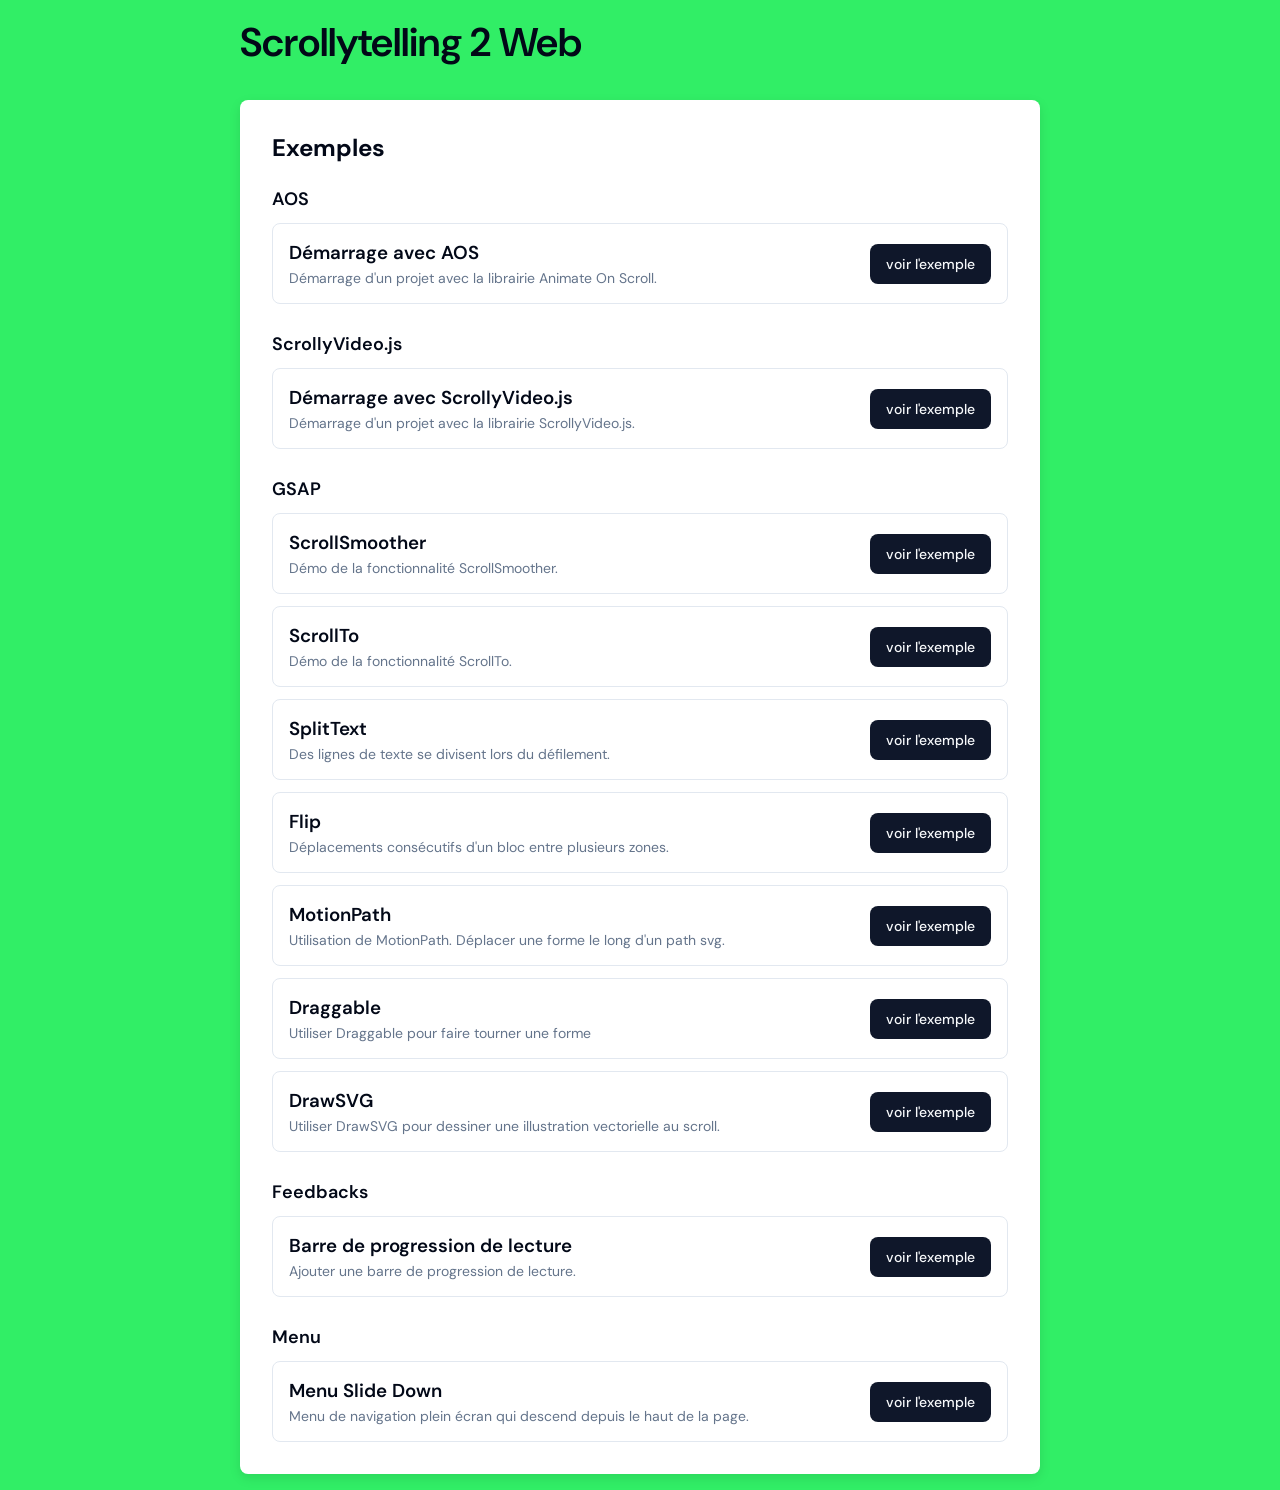
<file: index.html>
<!DOCTYPE html>
<html lang="fr">

    <head>
        <meta charset="UTF-8">
        <meta name="viewport" content="width=device-width, initial-scale=1.0">
        <link rel="icon" type="image/x-icon" href="favicon.ico">
        <title>Scrollytelling 2 Web</title>
        <style>
            @import url('https://fonts.googleapis.com/css2?family=DM+Sans:ital,opsz,wght@0,9..40,100..1000;1,9..40,100..1000&display=swap');

            /* Variables pour les couleurs inspirées de shadcn/ui */
            :root {
                --background: hsl(0, 0%, 100%);
                --foreground: hsl(222.2, 84%, 4.9%);
                --card: hsl(0, 0%, 100%);
                --card-foreground: hsl(222.2, 84%, 4.9%);
                --popover: hsl(0, 0%, 100%);
                --popover-foreground: hsl(222.2, 84%, 4.9%);
                --primary: hsl(222.2, 47.4%, 11.2%);
                --primary-foreground: hsl(210, 40%, 98%);
                /* --secondary: hsl(210, 40%, 96.1%);*/
                --secondary: hsl(155, 49%, 49%);
                --secondary-foreground: hsl(222.2, 47.4%, 11.2%);
                --muted: hsl(278, 40%, 96%);
                --muted-foreground: hsl(215.4, 16.3%, 46.9%);
                --accent: hsl(210, 40%, 96.1%);
                --accent-foreground: hsl(222.2, 47.4%, 11.2%);
                --destructive: hsl(0, 84.2%, 60.2%);
                --destructive-foreground: hsl(210, 40%, 98%);
                --border: hsl(214.3, 31.8%, 91.4%);
                --input: hsl(214.3, 31.8%, 91.4%);
                --ring: hsl(222.2, 84%, 4.9%);
                --radius: 0.5rem;
            }

            /* Styles globaux */
            * {
                margin: 0;
                padding: 0;
                box-sizing: border-box;
                font-family: "DM Sans", sans-serif;
                font-optical-sizing: auto;
            }

            body {
                color: var(--foreground);
                display: flex;
                flex-direction: column;
                justify-content: center;
                align-items: center;
                min-height: 100vh;
                padding: 1rem;
                background-color: #31ee66;

            }

            .page-header {
                width: 100%;
                max-width: 800px;
                margin-bottom: 2rem;
                display: flex;
                align-items: center;
                gap: 1rem;
            }

            .container {
                width: 100%;
                max-width: 800px;
                padding: 2rem;
                background-color: white;
                border-radius: var(--radius);
                box-shadow: 0 4px 12px rgba(0, 0, 0, 0.1);
            }

            h1 {
                font-size: 2.5rem;
                font-weight: 600;
                color: var(--foreground);
            }

            .list {
                display: flex;
                flex-direction: column;
                gap: 0.75rem;
            }

            .list-group-title {
                font-size: 1.125rem;
                font-weight: 600;
                margin-top: 1rem;
                color: var(--foreground);
            }

            .list-group-title:first-child {
                margin-top: 0;
            }

            .list-item {
                display: flex;
                align-items: center;
                padding: 1rem;
                border-radius: var(--radius);
                border: 1px solid var(--border);
                background-color: var(--card);
                transition: all 0.2s ease;
            }

            .list-item:hover {
                box-shadow: 0 4px 12px rgba(0, 0, 0, 0.05);
                transform: translateY(-2px);
            }

            .list-content {
                flex-grow: 1;
                margin-right: 1rem;
            }

            .list-title {
                font-weight: 600;
                margin-bottom: 0.25rem;
                color: var(--foreground);
            }

            .list-description {
                color: var(--muted-foreground);
                font-size: 0.875rem;
            }

            .button {
                display: inline-flex;
                align-items: center;
                justify-content: center;
                white-space: nowrap;
                border-radius: var(--radius);
                font-size: 0.875rem;
                font-weight: 500;
                height: 2.5rem;
                padding-left: 1rem;
                padding-right: 1rem;
                background-color: var(--primary);
                color: var(--primary-foreground);
                text-decoration: none;
                transition: all 0.2s ease;
                border: none;
                cursor: pointer;
            }

            .button:hover {
                opacity: 0.9;
                transform: translateY(-1px);
            }

            .button:active {
                transform: translateY(0);
            }

            .button-secondary {
                background-color: var(--secondary);
                color: var(--secondary-foreground);
            }

            /* Animation pour les nouveaux éléments */
            @keyframes fadeIn {
                from {
                    opacity: 0;
                    transform: translateY(10px);
                }

                to {
                    opacity: 1;
                    transform: translateY(0);
                }
            }

            .fade-in {
                animation: fadeIn 0.3s ease forwards;
            }
        </style>


    </head>

    <body>
        <div class="page-header">
            <h1>Scrollytelling 2 Web</h1>
        </div>

        <div class="container">
            <h2 style="margin-bottom: 1.5rem; font-size: 1.5rem;">Exemples</h2>
            <div class="list" id="list">
                <!-- Les éléments de liste seront ajoutés par JavaScript -->
            </div>
        </div>

        <script>
            // Données de la liste
            const listItems = [
                {
                    group: "AOS",
                    title: "Démarrage avec AOS",
                    description: "Démarrage d'un projet avec la librairie Animate On Scroll.",
                    link: "01/index.html"
                },
                {
                    group: "ScrollyVideo.js",
                    title: "Démarrage avec ScrollyVideo.js",
                    description: "Démarrage d'un projet avec la librairie ScrollyVideo.js.",
                    link: "02/index.html"
                },
                {
                    group: "GSAP",
                    title: "ScrollSmoother",
                    description: "Démo de la fonctionnalité ScrollSmoother.",
                    link: "03/index.html"
                },
                {
                    group: "GSAP",
                    title: "ScrollTo",
                    description: "Démo de la fonctionnalité ScrollTo.",
                    link: "04/index.html"
                },
                {
                    group: "GSAP",
                    title: "SplitText",
                    description: "Des lignes de texte se divisent lors du défilement.",
                    link: "05/index.html"
                },
                {
                    group: "GSAP",
                    title: "Flip",
                    description: "Déplacements consécutifs d'un bloc entre plusieurs zones.",
                    link: "06/index.html"
                },
                {
                    group: "GSAP",
                    title: "MotionPath",
                    description: "Utilisation de MotionPath. Déplacer une forme le long d'un path svg.",
                    link: "07/index.html"
                },
                {
                    group: "GSAP",
                    title: "Draggable",
                    description: "Utiliser Draggable pour faire tourner une forme",
                    link: "08/index.html"
                },
                {
                    group: "GSAP",
                    title: "DrawSVG",
                    description: "Utiliser DrawSVG pour dessiner une illustration vectorielle au scroll.",
                    link: "10/index.html"
                },
                {
                    group: "Feedbacks",
                    title: "Barre de progression de lecture",
                    description: "Ajouter une barre de progression de lecture.",
                    link: "09/index.html"
                },
                {
                    group: "Menu",
                    title: "Menu Slide Down",
                    description: "Menu de navigation plein écran qui descend depuis le haut de la page.",
                    link: "11/index.html"
                }
            ];

            // Fonction pour créer un élément de liste
            function createListItem(item, index) {
                const listItem = document.createElement('div');
                listItem.className = 'list-item fade-in';
                listItem.style.animationDelay = `${index * 0.1}s`;

                const content = document.createElement('div');
                content.className = 'list-content';

                const title = document.createElement('h3');
                title.className = 'list-title';
                title.textContent = item.title;

                const description = document.createElement('p');
                description.className = 'list-description';
                description.textContent = item.description;

                const button = document.createElement('a');
                button.className = 'button';
                button.href = item.link;
                button.textContent = 'voir l\'exemple';

                content.appendChild(title);
                content.appendChild(description);
                listItem.appendChild(content);
                listItem.appendChild(button);

                return listItem;
            }

            // Fonction pour ajouter les éléments à la liste
            function renderList() {
                const listContainer = document.getElementById('list');
                listContainer.innerHTML = '';

                let currentGroup = null;

                listItems.forEach((item, index) => {
                    // Titre de groupe quand on change de librairie
                    if (item.group !== currentGroup) {
                        currentGroup = item.group;
                        const groupTitle = document.createElement('h3');
                        groupTitle.className = 'list-group-title';
                        groupTitle.textContent = item.group;
                        listContainer.appendChild(groupTitle);
                    }

                    const listItemElement = createListItem(item, index);
                    listContainer.appendChild(listItemElement);
                });
            }

            // Initialisation de la liste
            document.addEventListener('DOMContentLoaded', () => {
                renderList();

                // Ajout d'un événement au bouton du header (si besoin d'actions supplémentaires)
                document.getElementById('header-button').addEventListener('click', function () {
                    // Déjà géré par l'attribut onclick="playNote()"
                });
            });

            // Fonction pour ajouter un nouvel élément (exemple d'utilisation)
            function addItem(group, title, description, link) {
                listItems.push({ group, title, description, link });
                renderList();
            }
        </script>
    </body>

</html>
</file>
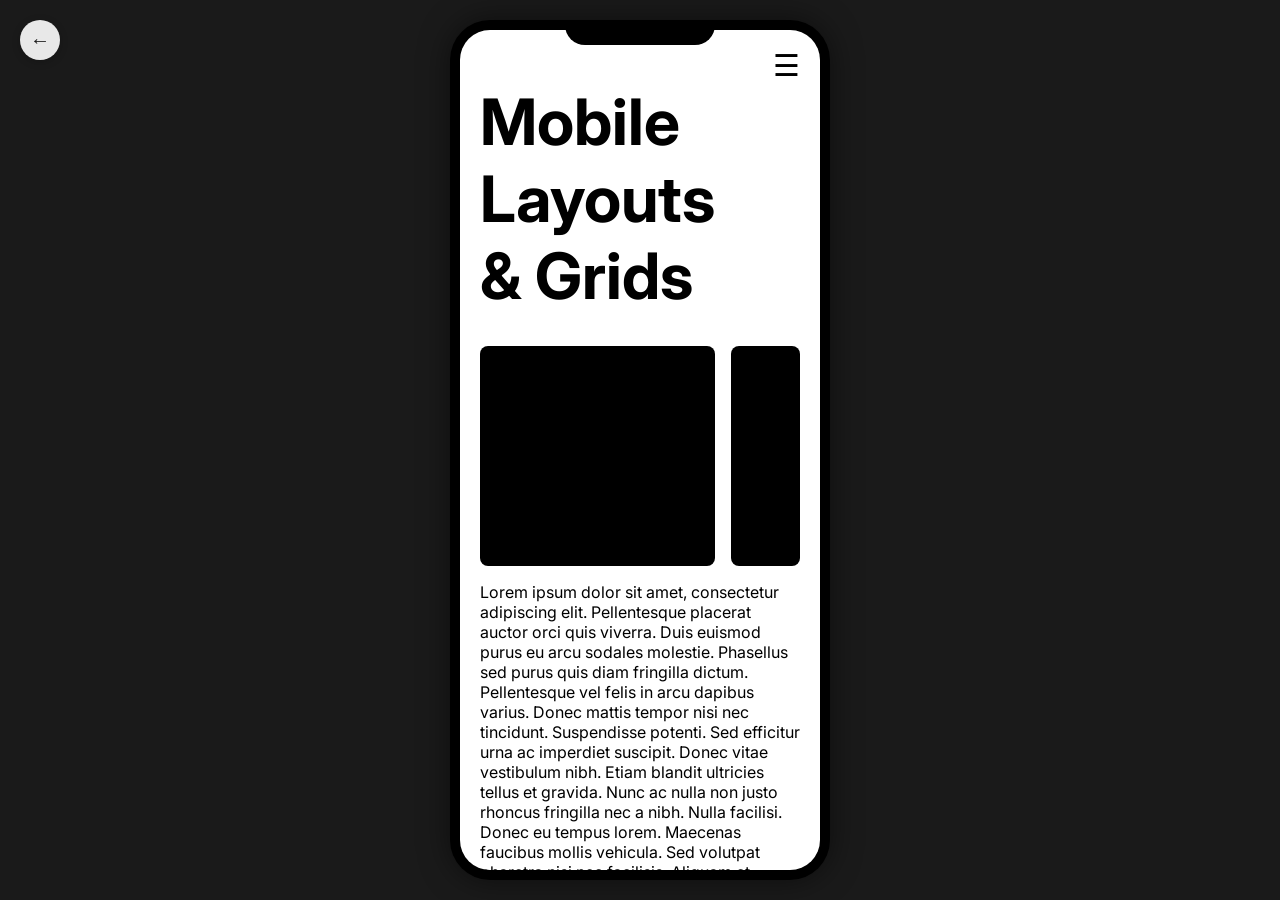
<file: 11/index.html>
<!DOCTYPE html>
<html lang="fr">

    <head>
        <meta charset="UTF-8">
        <meta name="viewport" content="width=device-width, initial-scale=1.0">
        <title>Menu Slide Down</title>

        <style>
            /* Styles uniquement pour le conteneur phone */
            * {
                box-sizing: border-box;
            }

            html,
            body {
                margin: 0;
                padding: 0;
                height: 100%;
                overflow: hidden;
            }

            body {
                padding: 20px;
                background-color: #1a1a1a;
                display: flex;
                justify-content: center;
                align-items: center;
            }

            .phone-container {
                width: 380px;
                max-width: 100%;
                height: calc(100vh - 40px);
                max-height: calc(100vh - 40px);
                background-color: #000;
                border-radius: 40px;
                padding: 10px;
                box-shadow: 0 0 30px rgba(0, 0, 0, 0.5);
                position: relative;
                display: flex;
                flex-direction: column;
            }

            .phone-screen {
                width: 100%;
                flex: 1;
                background-color: #fff;
                border-radius: 30px;
                overflow: hidden;
                position: relative;
                min-height: 0;
            }

            /* Iframe qui charge le contenu */
            .phone-viewport {
                width: 100%;
                height: 100%;
                border: none;
                display: block;
            }

            /* Notch */
            .phone-container::before {
                content: '';
                position: absolute;
                top: 0;
                left: 50%;
                transform: translateX(-50%);
                width: 150px;
                height: 25px;
                background-color: #000;
                border-radius: 0 0 20px 20px;
                z-index: 10;
            }

            /* Icône retour */
            .back-link {
                position: fixed;
                top: 20px;
                left: 20px;
                z-index: 1000;
                width: 40px;
                height: 40px;
                background-color: rgba(255, 255, 255, 0.9);
                border-radius: 50%;
                display: flex;
                align-items: center;
                justify-content: center;
                text-decoration: none;
                color: #1a1a1a;
                font-size: 20px;
                line-height: 1;
                box-shadow: 0 2px 8px rgba(0, 0, 0, 0.2);
                transition: all 0.2s ease;
            }

            .back-link::before {
                content: '←';
                display: block;
                line-height: 1;
            }

            .back-link:hover {
                background-color: rgba(255, 255, 255, 1);
                transform: scale(1.1);
                box-shadow: 0 4px 12px rgba(0, 0, 0, 0.3);
            }
        </style>

    </head>

    <body>

        <a href="../index.html" class="back-link" title="Retour à l'index"></a>

        <div class="phone-container">
            <div class="phone-screen">
                <iframe class="phone-viewport" src="content.html" scrolling="yes" allowfullscreen>
                </iframe>
            </div>
        </div>

    </body>

</html>
</file>
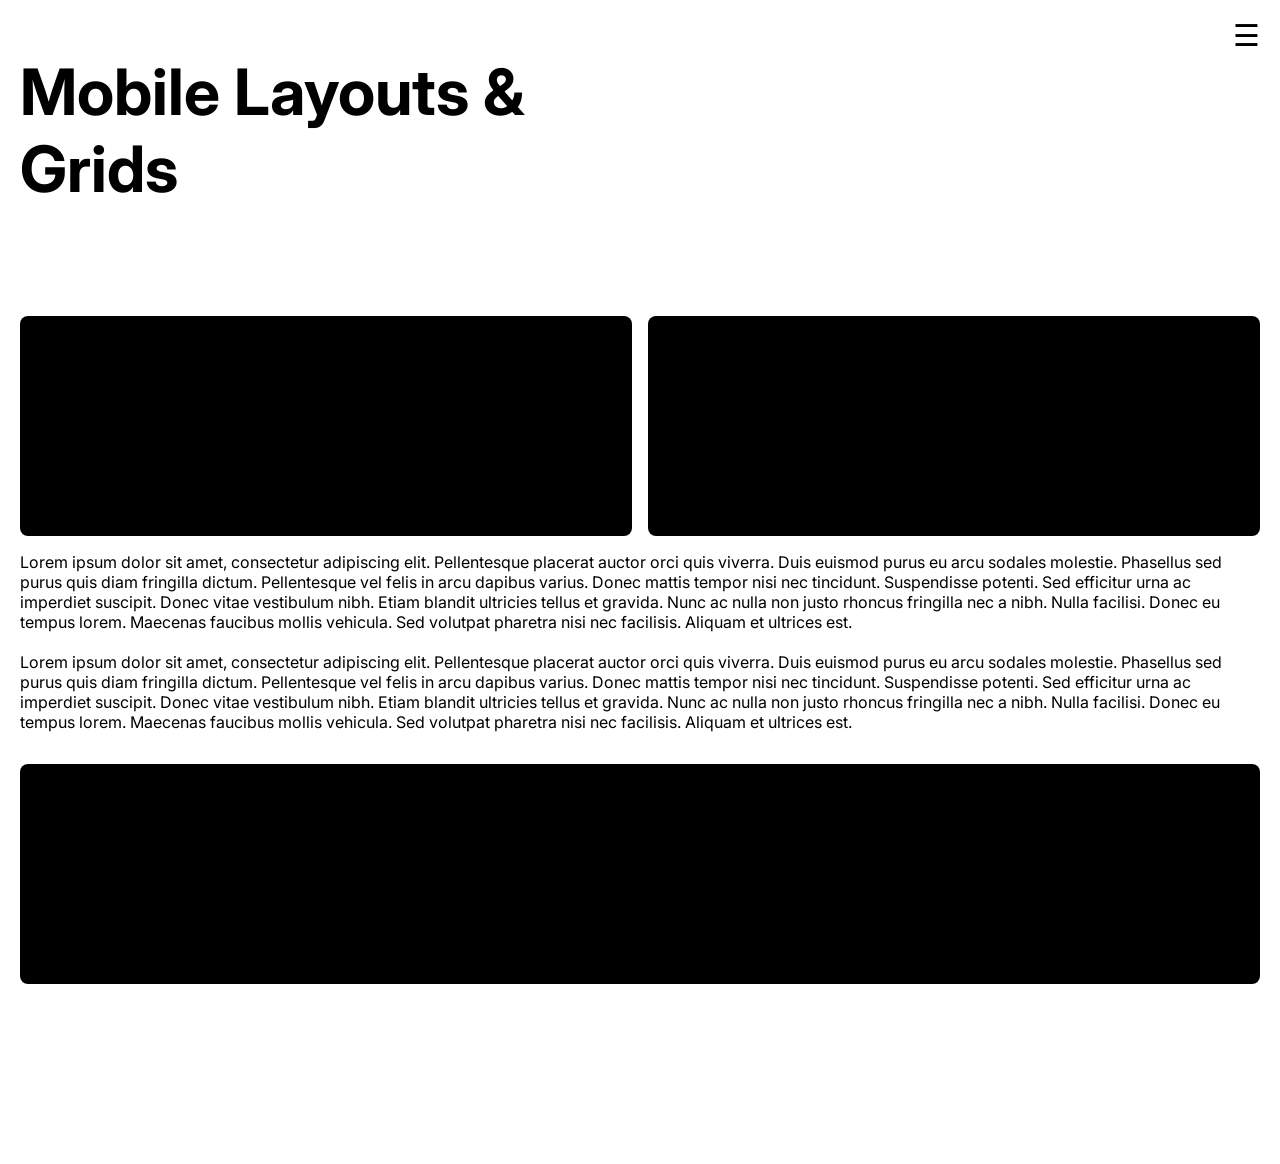
<file: 11/content.html>
<!DOCTYPE html>
<html lang="fr">

    <head>
        <meta charset="UTF-8">
        <meta name="viewport" content="width=device-width, initial-scale=1.0">
        <title>Menu Slide Down</title>

        <link rel="stylesheet" href="style.css">

        <!-- lien aos -->
        <link href="https://unpkg.com/aos@2.3.1/dist/aos.css" rel="stylesheet">
    </head>

    <body>

        <!-- Menu plein écran : la hauteur passe de 0% à 100% pour descendre depuis le haut -->
        <div id="myNav" class="overlay">
            <a href="javascript:void(0)" class="closebtn" onclick="closeNav()">&times;</a>
            <div class="overlay-content">
                <a href="#s01" onclick="closeNav()">Accueil</a>
                <a href="#s02" onclick="closeNav()">Projet</a>
                <a href="#s03" onclick="closeNav()">Citation</a>
                <a href="#s01" onclick="closeNav()">Contact</a>
            </div>
        </div>

        <!-- Bouton d'ouverture du menu -->
        <span class="openbtn" onclick="openNav()">&#9776;</span>

        <section id="s01">

            <div class="div1">
                <h1>Mobile Layouts & Grids</h1>
            </div>
            <div class="div2"> </div>

            <div class="div3" data-aos="fade-up"> </div>

            <div class="div4" data-aos="fade-up" data-aos-delay="300"> </div>

        </section>



        <section id="s02">

            <div class="div1s02">
                <p>Lorem ipsum dolor sit amet, consectetur adipiscing elit. Pellentesque placerat auctor
                    orci quis
                    viverra. Duis euismod
                    purus eu arcu sodales molestie. Phasellus sed purus quis diam fringilla dictum.
                    Pellentesque vel
                    felis in arcu dapibus
                    varius. Donec mattis tempor nisi nec tincidunt. Suspendisse potenti. Sed efficitur urna
                    ac imperdiet
                    suscipit. Donec
                    vitae vestibulum nibh. Etiam blandit ultricies tellus et gravida. Nunc ac nulla non
                    justo rhoncus
                    fringilla nec a nibh.
                    Nulla facilisi. Donec eu tempus lorem. Maecenas faucibus mollis vehicula. Sed volutpat
                    pharetra nisi
                    nec facilisis.
                    Aliquam et ultrices est.
                    <br><br>
                    Lorem ipsum dolor sit amet, consectetur adipiscing elit. Pellentesque placerat auctor
                    orci quis
                    viverra. Duis euismod
                    purus eu arcu sodales molestie. Phasellus sed purus quis diam fringilla dictum.
                    Pellentesque vel
                    felis in arcu dapibus
                    varius. Donec mattis tempor nisi nec tincidunt. Suspendisse potenti. Sed efficitur urna
                    ac imperdiet
                    suscipit. Donec
                    vitae vestibulum nibh. Etiam blandit ultricies tellus et gravida. Nunc ac nulla non
                    justo rhoncus
                    fringilla nec a nibh.
                    Nulla facilisi. Donec eu tempus lorem. Maecenas faucibus mollis vehicula. Sed volutpat
                    pharetra nisi
                    nec facilisis.
                    Aliquam et ultrices est.
                </p>
            </div>

            <div class="div2s02" data-aos="flip-left"> </div>


            <section id="s03">

                <div class="div1s03" data-aos="fade-left" data-aos-delay="300" data-aos-duration="900">
                    <p>Nulla facilisi. Donec eu tempus lorem. Maecenas faucibus mollis vehicula.</p>
                </div>

            </section>

        </section>

    </body>

    <script src="https://unpkg.com/aos@2.3.1/dist/aos.js"></script>

    <script>
        AOS.init();

        /* Ouvre le menu : l'overlay prend toute la hauteur de l'écran */
        function openNav() {
            document.getElementById("myNav").style.height = "100%";
        }

        /* Ferme le menu : l'overlay remonte à une hauteur de 0 */
        function closeNav() {
            document.getElementById("myNav").style.height = "0%";
        }
    </script>

</html>
</file>
<file: 11/style.css>
@import url('https://fonts.googleapis.com/css2?family=Inter:ital,opsz,wght@0,14..32,100..900;1,14..32,100..900&display=swap');

body {
    margin: 0;
    font-family: "Inter", sans-serif;
    font-optical-sizing: auto;
    font-style: normal;
}



/*section 01*/
#s01 {
    display: grid;
    grid-template-columns: repeat(2, 1fr);
    grid-template-rows: 300px 220px;
    grid-column-gap: 16px;
    grid-row-gap: 16px;
    padding: 0 20px 0 20px;
    /*attention, cela sert à ajouter les marges extérieures*/
}

#s01 h1 {
    font-size: 4em;
}

.div1 {
    grid-area: 1 / 1 / 2 / 2;
}

.div2 {
    grid-area: 1 / 2 / 2 / 3;
}

.div3 {
    background: black;
    border-radius: 8px;
    width: 100%;
    height: auto;
    grid-area: 2 / 1 / 3 / 2;
}

.div4 {
    background: black;
    border-radius: 8px;
    width: 100%;
    height: auto;
    grid-area: 2 / 2 / 3 / 3;
}

/*section 02*/

#s02 {
    display: grid;
    grid-template-columns: 1fr;
    grid-template-rows: 1fr 220px;
    grid-column-gap: 16px;
    grid-row-gap: 16px;
    padding: 0 20px 0 20px;
}

.div1s01 {
    grid-area: 1 / 1 / 2 / 2;
}

.div2s02 {
    grid-area: 2 / 1 / 3 / 2;
    background: black;
    border-radius: 8px;
    width: 100%;
    height: 220px;
}

/*section 03*/
#s03 {
    display: grid;
    grid-template-columns: 1fr;
    grid-template-rows: 0.6fr;
    grid-column-gap: 16px;
    grid-row-gap: 16px;
    padding: 0 20px 0 20px;
}

#s03 p {
    font-size: 2.3em;
    font-style: italic;
    text-align: right;
    font-weight: 600;
}

.div1s03 {
    grid-area: 1 / 1 / 2 / 2;
}

/*menu slide down*/

/* Bouton d'ouverture (icône hamburger) */
.openbtn {
    position: fixed;
    top: 20px;
    right: 20px;
    z-index: 90;
    font-size: 30px;
    line-height: 1;
    cursor: pointer;
}

/* Overlay : caché au départ avec une hauteur de 0 */
.overlay {
    height: 0%;
    width: 100%;
    position: fixed;
    z-index: 100;
    top: 0;
    left: 0;
    background-color: rgba(0, 0, 0, 0.9);
    overflow-y: hidden;
    transition: 0.5s;
    /*durée de l'animation d'ouverture et de fermeture*/
}

/* Liens du menu centrés verticalement */
.overlay-content {
    position: relative;
    top: 25%;
    width: 100%;
    text-align: center;
    margin-top: 30px;
}

.overlay a {
    padding: 8px;
    text-decoration: none;
    font-size: 36px;
    color: #818181;
    display: block;
    transition: 0.3s;
}

.overlay a:hover,
.overlay a:focus {
    color: #f1f1f1;
}

/* Bouton de fermeture (croix) */
.overlay .closebtn {
    position: absolute;
    top: 20px;
    right: 45px;
    font-size: 60px;
}

/* Écrans de faible hauteur (téléphone en paysage) */
@media screen and (max-height: 450px) {
    .overlay {
        overflow-y: auto;
    }

    .overlay a {
        font-size: 20px;
    }

    .overlay .closebtn {
        font-size: 40px;
        top: 15px;
        right: 35px;
    }
}
</file>
